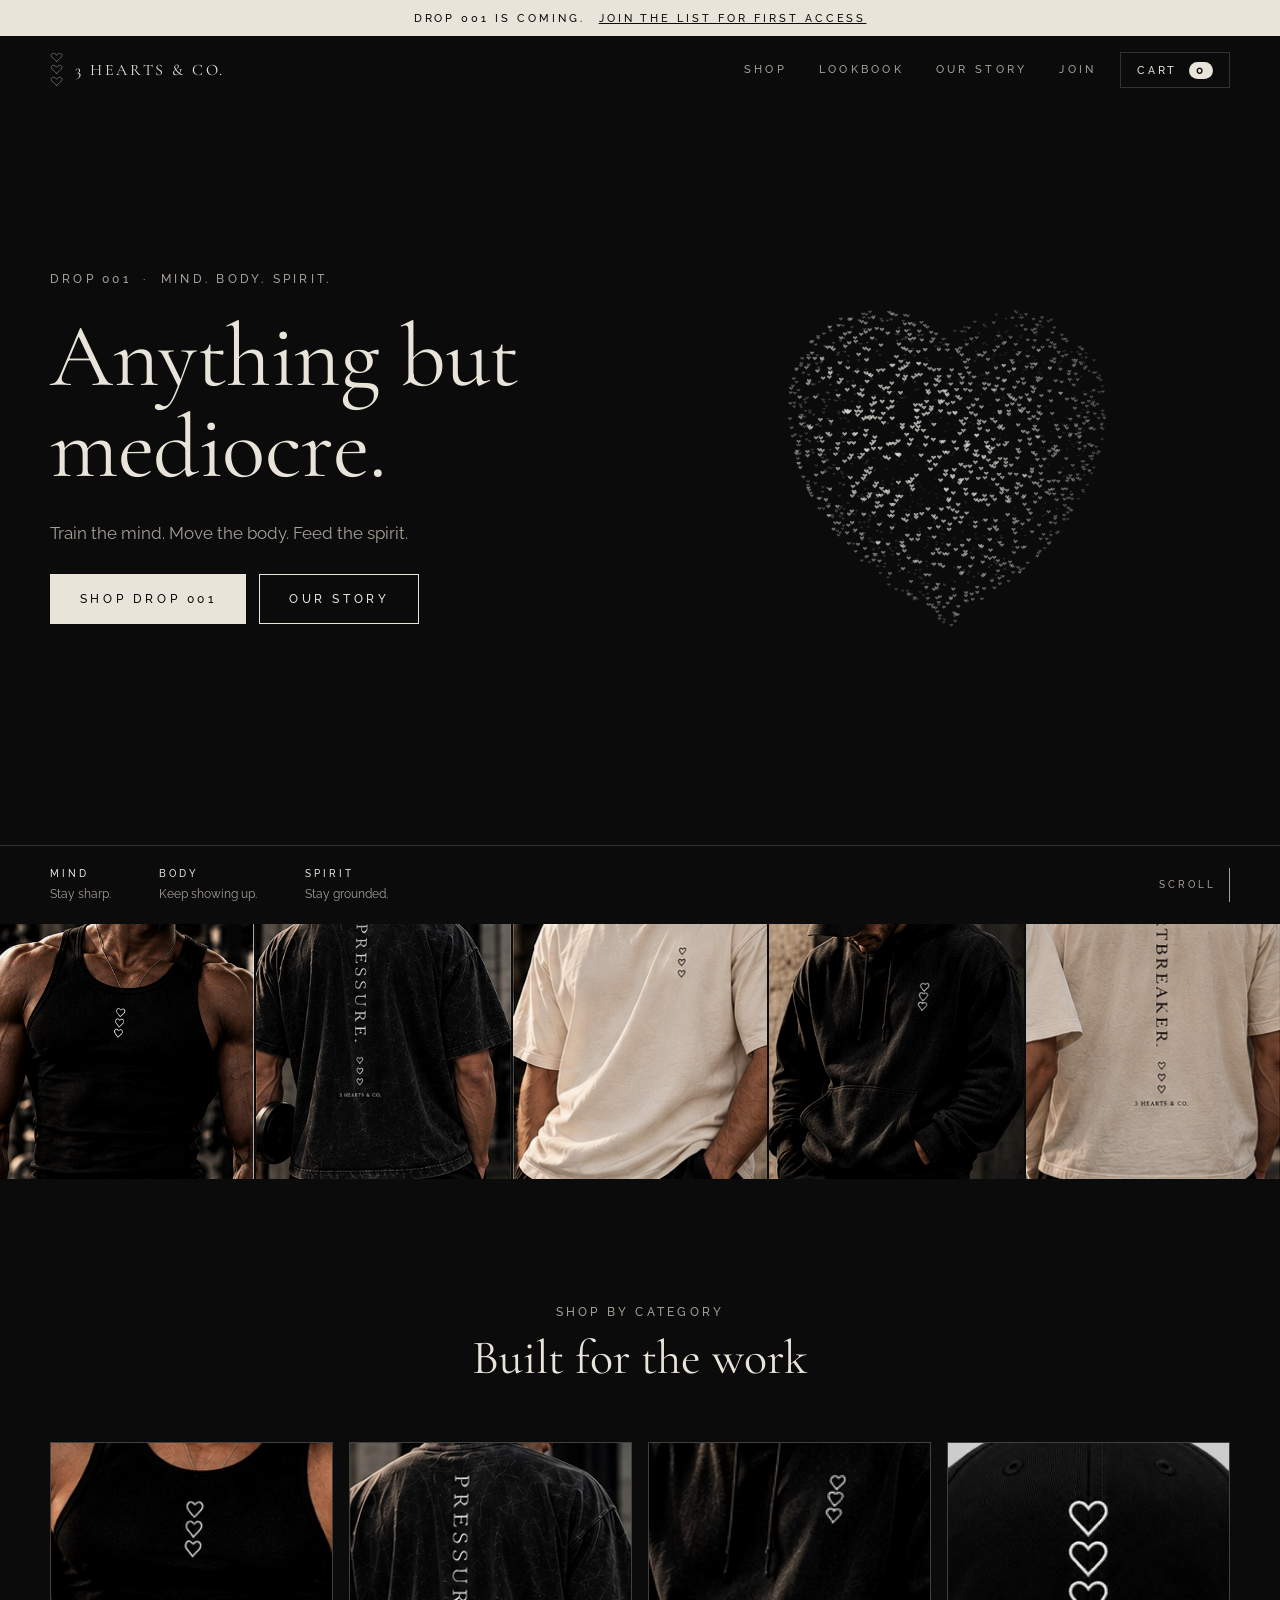
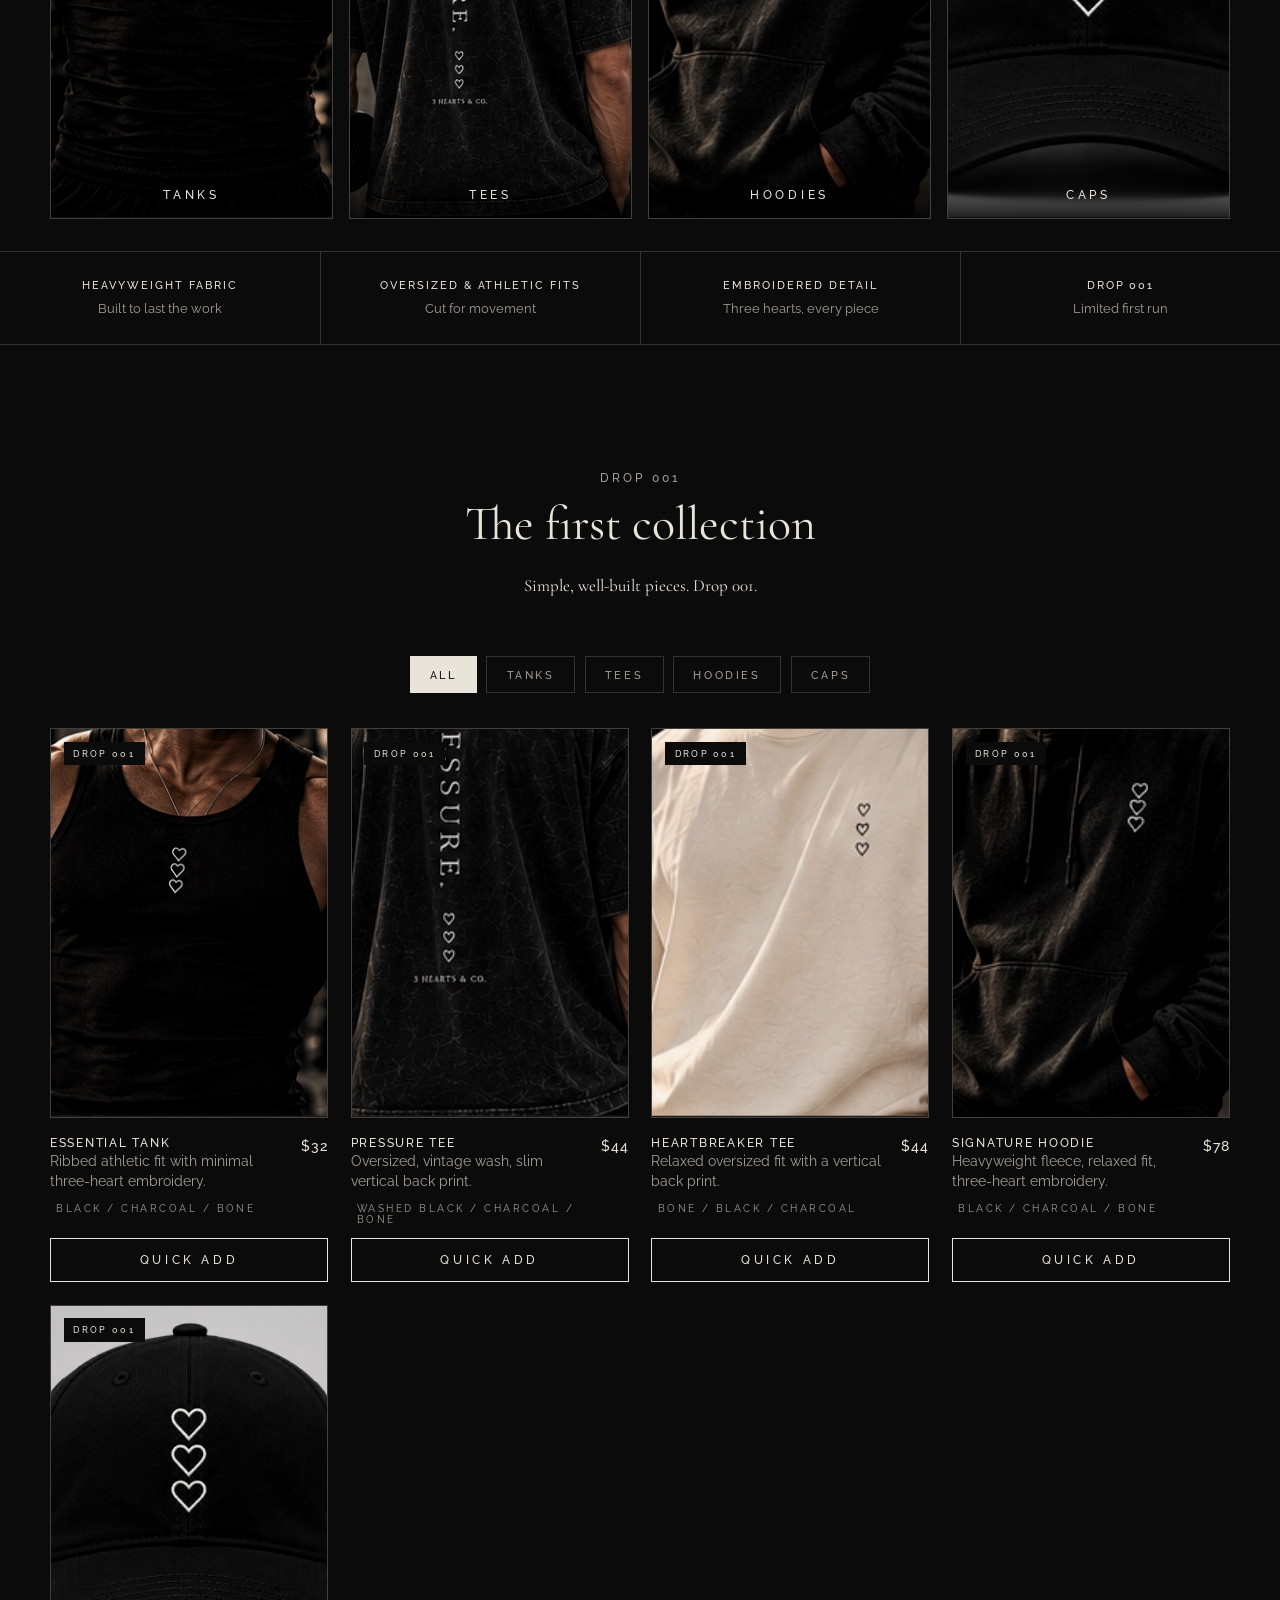
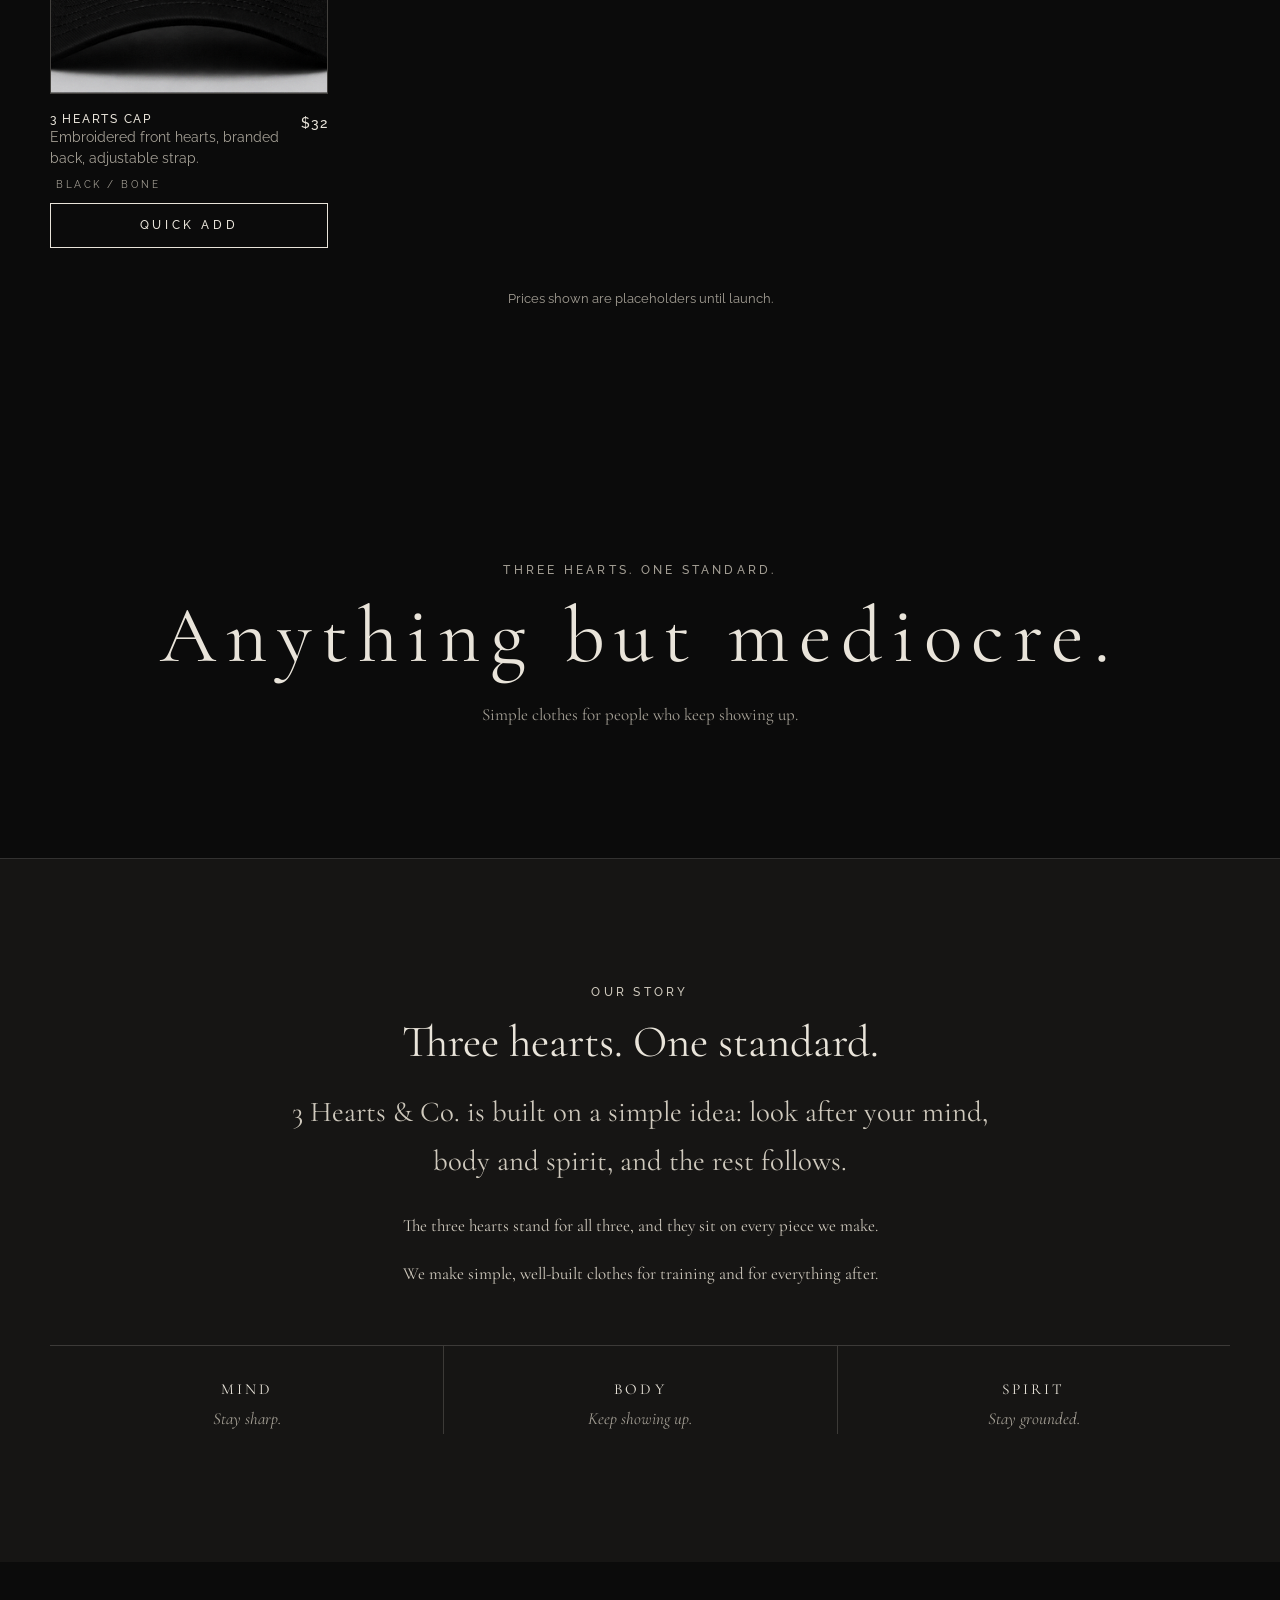
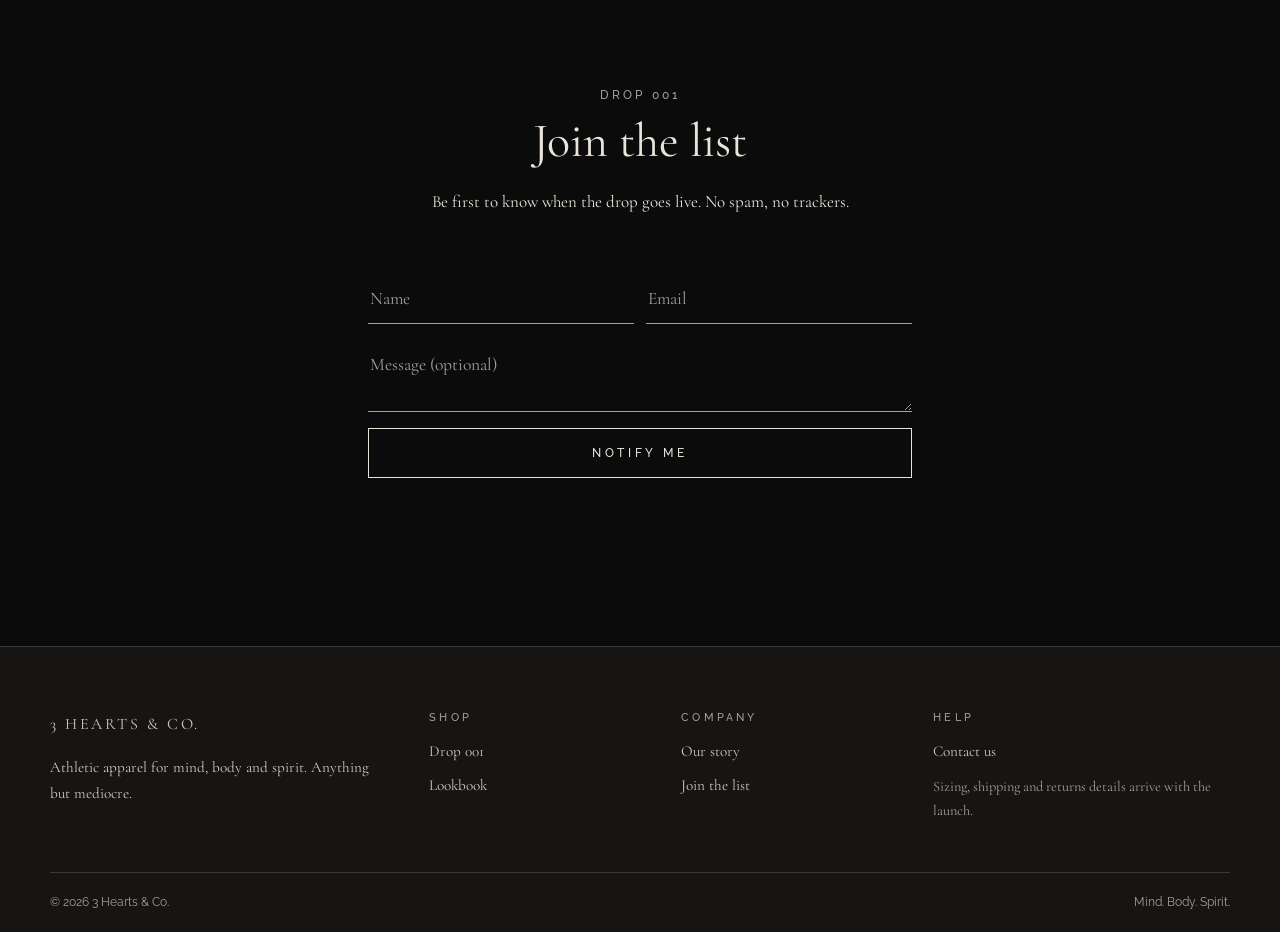
<file: index.html>
<!doctype html><html lang="en"><head><meta charset="utf-8"><meta name="viewport" content="width=device-width,initial-scale=1">
<title>3 Hearts &amp; Co. — Anything But Mediocre</title>
<meta name="description" content="3 Hearts &amp; Co. — athletic silhouettes, understated design and meaningful expression. Mind. Body. Spirit. Drop 001.">
<meta name="theme-color" content="#0b0b0b"><link rel="icon" href="favicon.svg" type="image/svg+xml">
<link rel="preload" href="fonts/cormorant-400.woff2" as="font" type="font/woff2" crossorigin><link rel="stylesheet" href="styles.css"><link rel="canonical" href="https://sareen23.github.io/3hearts-site/">
<meta property="og:type" content="website"><meta property="og:title" content="3 Hearts &amp; Co. — Anything But Mediocre"><meta property="og:description" content="Athletic silhouettes, understated design, meaningful expression. Mind. Body. Spirit. Drop 001."><meta name="twitter:card" content="summary">
<script type="application/ld+json">{"@context":"https://schema.org","@type":"Organization","name":"3 Hearts & Co.","slogan":"Anything But Mediocre.","description":"Athletic apparel: mind, body, spirit.","foundingDate":"2026"}</script>
</head><body>
<a class="skip" href="#main">Skip to content</a>
<div class="announce">Drop 001 is coming. <a href="#join">Join the list for first access</a></div><header><div class="wrap bar"><a class="logo" href="#top" aria-label="3 Hearts &amp; Co. home"><svg viewBox="0 0 14 34" width="14" height="34" aria-hidden="true" fill="none" stroke="#e9e4da" stroke-width="1.2"><path transform="translate(0,0) scale(.3)" d="M22 30C20 20 4 18 4 8 4-1 17-2 22 8 27-2 40-1 40 8c0 10-16 12-18 22z"/><path transform="translate(0,12) scale(.3)" d="M22 30C20 20 4 18 4 8 4-1 17-2 22 8 27-2 40-1 40 8c0 10-16 12-18 22z"/><path transform="translate(0,24) scale(.3)" d="M22 30C20 20 4 18 4 8 4-1 17-2 22 8 27-2 40-1 40 8c0 10-16 12-18 22z"/></svg>3 Hearts &amp; Co.</a>
<button class="cartbtn" aria-label="Open cart">Cart <b id="cc">0</b></button><button class="menu" aria-expanded="false" aria-controls="nav">Menu</button>
<nav id="nav"><a href="#drop">Shop</a><a href="#look">Lookbook</a><a href="#story">Our story</a><a href="#join">Join</a></nav></div></header>
<main id="main"><section class="hero" id="top"><div class="wrap hero-grid"><div class="hero-copy"><p class="eyebrow">Drop 001 &nbsp;·&nbsp; Mind. Body. Spirit.</p><h1>Anything but<br>mediocre.</h1><p class="sub">Train the mind. Move the body. Feed the spirit.</p><div class="cta"><a class="btn solid" href="#drop">Shop Drop 001</a><a class="btn" href="#story">Our story</a></div></div><div class="hero-art"><canvas id="fx" role="img" aria-label="A turning heart built from tiny hearts. Drag to spin it."></canvas></div></div><div class="hero-foot"><div class="wrap"><ul><li><b>Mind</b>Stay sharp.</li><li><b>Body</b>Keep showing up.</li><li><b>Spirit</b>Stay grounded.</li></ul><a class="scroll" href="#drop" aria-label="Scroll to shop">Scroll</a></div></div></section><div class="film" aria-label="Drop 001 lookbook"><img src="img/tank-black-model.jpg" alt="" loading="lazy"><img src="img/pressure-back.jpg" alt="" loading="lazy"><img src="img/heartbreaker-front.jpg" alt="" loading="lazy"><img src="img/hoodie.jpg" alt="" loading="lazy"><img src="img/heartbreaker-back.jpg" alt="" loading="lazy"></div>

<section class="cats" aria-label="Shop by category"><div class="wrap"><div class="head reveal"><p class="eyebrow">Shop by category</p><h2>Built for the work</h2></div><div class="tiles">
<a href="#drop" data-cat="Tanks" class="tile"><img src="img/tank-front.jpg" alt="" loading="lazy" style="object-position:50% 80%"><span>Tanks</span></a>
<a href="#drop" data-cat="Tees" class="tile"><img class="t2" src="img/pressure-back.jpg" alt="" loading="lazy"><span>Tees</span></a>
<a href="#drop" data-cat="Hoodies" class="tile"><img src="img/hoodie.jpg" alt="" loading="lazy" style="object-position:50% 85%"><span>Hoodies</span></a>
<a href="#drop" data-cat="Caps" class="tile"><img src="img/cap-black-front.jpg" alt="" loading="lazy" style="transform:scale(1.15)"><span>Caps</span></a></div></div></section>
<ul class="trust"><li><b>Heavyweight fabric</b>Built to last the work</li><li><b>Oversized &amp; athletic fits</b>Cut for movement</li><li><b>Embroidered detail</b>Three hearts, every piece</li><li><b>Drop 001</b>Limited first run</li></ul><section id="drop"><div class="wrap"><div class="head reveal"><p class="eyebrow">Drop 001</p><h2>The first collection</h2><p>Simple, well-built pieces. Drop 001.</p></div>
<div class="filters" role="group" aria-label="Filter products"></div><div class="grid" id="grid"></div><p class="note">Prices shown are placeholders until launch.</p></div></section>
<section class="statement" id="look"><div class="wrap reveal"><p class="eyebrow">Three hearts. One standard.</p><h2>Anything but mediocre.</h2><p style="color:var(--mute)">Simple clothes for people who keep showing up.</p></div></section>
<section class="story" id="story"><div class="wrap"><div class="reveal"><p class="eyebrow">Our story</p><h2>Three hearts. One standard.</h2>
<p class="lead">3 Hearts &amp; Co. is built on a simple idea: look after your mind, body and spirit, and the rest follows.</p>
<p>The three hearts stand for all three, and they sit on every piece we make.</p>
<p>We make simple, well-built clothes for training and for everything after.</p>
</div>
<div class="pillars reveal"><div><h3>Mind</h3><em>Stay sharp.</em></div><div><h3>Body</h3><em>Keep showing up.</em></div><div><h3>Spirit</h3><em>Stay grounded.</em></div></div></div></section>
<section id="join"><div class="wrap"><div class="head reveal"><p class="eyebrow">Drop 001</p><h2>Join the list</h2><p>Be first to know when the drop goes live. No spam, no trackers.</p></div>
<form id="signup" class="reveal"><input type="hidden" name="access_key" value="YOUR_WEB3FORMS_KEY"><input type="hidden" name="subject" value="3 Hearts &amp; Co. — new signup"><input class="hp" type="checkbox" name="botcheck" tabindex="-1" aria-hidden="true">
<div class="row"><input name="name" placeholder="Name" aria-label="Name" autocomplete="name"><input name="email" type="email" required placeholder="Email" aria-label="Email" autocomplete="email"></div>
<textarea name="message" rows="2" placeholder="Message (optional)" aria-label="Message"></textarea>
<button class="btn" style="justify-content:center">Notify me</button><p class="msg" role="status"></p></form></div></section></main>
<footer class="ft"><div class="wrap fg"><div><p class="logo" style="margin-bottom:1rem">3 Hearts &amp; Co.</p><p>Athletic apparel for mind, body and spirit. Anything but mediocre.</p></div><div><h4>Shop</h4><a href="#drop">Drop 001</a><a href="#look">Lookbook</a></div><div><h4>Company</h4><a href="#story">Our story</a><a href="#join">Join the list</a></div><div><h4>Help</h4><a href="#join">Contact us</a><p style="color:var(--mute);font-size:.9rem;margin-top:.6rem">Sizing, shipping and returns details arrive with the launch.</p></div></div><div class="wrap fb"><span>© 2026 3 Hearts &amp; Co.</span><span>Mind. Body. Spirit.</span></div></footer><div class="scrim" hidden></div><aside id="cart" class="drawer" aria-label="Cart" hidden><div class="dh"><h3>Your cart</h3><button class="x" aria-label="Close cart">×</button></div><div class="items"></div><form class="co" id="order"><input type="hidden" name="access_key" value="YOUR_WEB3FORMS_KEY"><input type="hidden" name="subject" value="3 Hearts &amp; Co. — new order request"><input type="hidden" name="order"><input name="name" required placeholder="Full name" aria-label="Full name"><input name="email" type="email" required placeholder="Email" aria-label="Email"><input name="phone" placeholder="Phone (optional)" aria-label="Phone"><div class="tot"><span>Subtotal</span><b id="sub">$0</b></div><button class="btn sm">Request order</button><p class="msg" role="status"></p><small>No payment is taken online. We confirm availability, shipping and payment with you by email.</small></form></aside><div id="modal" class="modal" hidden role="dialog" aria-modal="true" aria-label="Product"></div>
<noscript><style>.reveal{opacity:1;transform:none}</style></noscript><script src="hearts.js"></script><script src="products.js"></script><script src="script.js"></script></body></html>
</file>
<file: styles.css>
@font-face{font-family:Cormorant;src:url(fonts/cormorant-400.woff2) format("woff2");font-weight:400;font-display:swap}
@font-face{font-family:Cormorant;src:url(fonts/cormorant-500.woff2) format("woff2");font-weight:500;font-display:swap}
@font-face{font-family:Cormorant;src:url(fonts/cormorant-400i.woff2) format("woff2");font-weight:400;font-style:italic;font-display:swap}
@font-face{font-family:Raleway;src:url(fonts/raleway-400.woff2) format("woff2");font-weight:400;font-display:swap}
@font-face{font-family:Raleway;src:url(fonts/raleway-500.woff2) format("woff2");font-weight:500;font-display:swap}
:root{--ink:#0b0b0b;--coal:#161514;--bone:#e9e4da;--mute:#a49f95;--line:rgba(233,228,218,.18);--serif:Cormorant,Georgia,serif;--sans:Raleway,system-ui,sans-serif}
*{box-sizing:border-box;margin:0}
html{scroll-behavior:smooth}
body{background:var(--ink);color:var(--bone);font:400 1.0625rem/1.7 var(--serif);-webkit-font-smoothing:antialiased}
a{color:inherit}
.wrap{width:min(1180px,100% - 40px);margin-inline:auto}
.eyebrow{font:500 .72rem/1 var(--sans);letter-spacing:.38em;text-transform:uppercase;color:var(--mute)}
h1,h2,h3{font-weight:400;letter-spacing:.14em;text-transform:uppercase;line-height:1.15}
h2{font-size:clamp(1.6rem,4vw,2.5rem);margin:.8rem 0 1.2rem}
.btn{display:inline-flex;gap:.8rem;align-items:center;font:500 .75rem/1 var(--sans);letter-spacing:.3em;text-transform:uppercase;text-decoration:none;border:1px solid var(--bone);padding:1.15rem 1.8rem;background:none;color:var(--bone);cursor:pointer;transition:.25s}
.btn:hover,.btn:focus-visible{background:var(--bone);color:var(--ink)}
:focus-visible{outline:2px solid var(--bone);outline-offset:3px}
.skip{position:absolute;left:-999px}.skip:focus{left:10px;top:10px;background:var(--bone);color:var(--ink);padding:.5rem 1rem;z-index:99}
/* header */
header{position:fixed;inset:0 0 auto;z-index:10;transition:background .3s}
header.solid{background:rgba(11,11,11,.92);backdrop-filter:blur(8px);border-bottom:1px solid var(--line)}
.bar{display:flex;justify-content:space-between;align-items:center;height:68px}
.logo{text-decoration:none;font-size:1.15rem;letter-spacing:.22em;text-transform:uppercase;display:flex;gap:.7rem;align-items:center}
.logo svg{width:14px;height:34px}
nav{display:flex;gap:2rem}
nav a{font:500 .68rem/1 var(--sans);letter-spacing:.3em;text-transform:uppercase;text-decoration:none;color:var(--mute)}
nav a:hover{color:var(--bone)}
.menu{display:none;background:none;border:0;color:var(--bone);font:500 .68rem var(--sans);letter-spacing:.3em;text-transform:uppercase;padding:1rem 0}
@media(max-width:760px){.menu{display:block}nav{display:none;position:absolute;top:68px;left:0;right:0;background:var(--ink);flex-direction:column;padding:1.5rem 20px 2rem;gap:1.4rem;border-bottom:1px solid var(--line)}nav.open{display:flex}}
/* hero */
.hero{min-height:100svh;display:grid;place-items:center;text-align:center;position:relative;overflow:hidden;padding:110px 0 70px;background:radial-gradient(ellipse at 50% 35%,#242220 0,var(--ink) 70%)}
.hero::before{content:"";position:absolute;inset:0;background:url("data:image/svg+xml,%3Csvg xmlns='http://www.w3.org/2000/svg' width='200' height='200'%3E%3Cfilter id='n'%3E%3CfeTurbulence baseFrequency='.9' numOctaves='2'/%3E%3C/filter%3E%3Crect width='200' height='200' filter='url(%23n)' opacity='.5'/%3E%3C/svg%3E");opacity:.06;mix-blend-mode:overlay;pointer-events:none}
.hearts{width:44px;margin:0 auto 1.6rem;display:block}
.hearts path{fill:none;stroke:var(--bone);stroke-width:1.6;stroke-dasharray:140;stroke-dashoffset:140;animation:draw 1.6s ease forwards}
.hearts path:nth-child(2){animation-delay:.35s}.hearts path:nth-child(3){animation-delay:.7s}
@keyframes draw{to{stroke-dashoffset:0}}
.hero h1{font-size:clamp(2.2rem,8vw,5.6rem);letter-spacing:.2em;margin-bottom:1rem;font-weight:400}
.hero .tag{margin-bottom:2.4rem}
.hero .sub{max-width:34rem;margin:0 auto 2.6rem;color:#cfc9bd;font-style:italic;font-size:1.25rem}
/* marquee */
.strip{border-block:1px solid var(--line);padding:1.1rem 0;overflow:hidden;white-space:nowrap}
.strip div{display:inline-block;animation:slide 28s linear infinite;font:500 .72rem var(--sans);letter-spacing:.4em;text-transform:uppercase;color:var(--mute)}
.strip span{margin-inline:2rem}
@keyframes slide{to{transform:translateX(-50%)}}
section{padding:clamp(4.5rem,10vw,8rem) 0}
.head{text-align:center;max-width:40rem;margin:0 auto 3.5rem}
/* products */
.grid{display:grid;grid-template-columns:repeat(auto-fill,minmax(250px,1fr));gap:1.4rem}
.card{background:var(--coal);border:1px solid var(--line);padding:1.2rem;transition:.3s}
.card:hover{border-color:var(--bone);transform:translateY(-4px)}
.card .art{aspect-ratio:4/5;display:grid;place-items:center;background:#1d1c1a;margin-bottom:1.1rem}
.card .art svg{width:72%;height:auto}
.card h3{font-size:1rem;letter-spacing:.2em}
.card p{color:var(--mute);font-size:.98rem}
.sw{display:flex;gap:.45rem;margin-top:.7rem;align-items:center}
.sw i{width:14px;height:14px;border-radius:50%;border:1px solid var(--mute)}
.sw small{font:400 .62rem var(--sans);letter-spacing:.25em;text-transform:uppercase;color:var(--mute);margin-left:.4rem}
.note{text-align:center;color:var(--mute);font-style:italic;margin-top:2.5rem}
/* story */
.story{background:var(--coal);text-align:center}
.story .lead{font-size:clamp(1.3rem,3vw,1.8rem);max-width:44rem;margin:0 auto 1.6rem}
.story p{max-width:38rem;margin:0 auto 1.2rem;color:#cfc9bd}
.pillars{display:grid;grid-template-columns:repeat(3,1fr);margin-top:3.5rem;border-top:1px solid var(--line)}
.pillars div{padding:2.2rem 1rem 0}
.pillars div+div{border-left:1px solid var(--line)}
.pillars h3{font-size:1.1rem;margin-bottom:.4rem}
.pillars em{color:var(--mute)}
@media(max-width:640px){.pillars{grid-template-columns:1fr}.pillars div+div{border-left:0;border-top:1px solid var(--line);margin-top:2rem}}
.credo{display:grid;gap:.4rem;margin-top:2.5rem;color:#cfc9bd}
/* statement */
.statement{text-align:center;border-bottom:1px solid var(--line)}
.statement h2{font-size:clamp(2rem,7vw,4.5rem);letter-spacing:.12em}
/* signup */
form{max-width:34rem;margin:0 auto;display:grid;gap:1rem}
.row{display:flex;gap:.8rem}
@media(max-width:560px){.row{flex-direction:column}}
input,textarea{width:100%;background:transparent;border:0;border-bottom:1px solid var(--mute);color:var(--bone);font:400 1.1rem var(--serif);padding:.9rem .1rem;border-radius:0}
input::placeholder,textarea::placeholder{color:var(--mute)}
input:focus,textarea:focus{outline:0;border-color:var(--bone)}
.hp{position:absolute;left:-999px}
.msg{min-height:1.5rem;text-align:center;color:var(--mute);font-style:italic}
footer{border-top:1px solid var(--line);padding:2.5rem 0;text-align:center;color:var(--mute);font-size:.95rem}
footer .eyebrow{display:block;margin-bottom:.8rem}
.reveal{opacity:0;transform:translateY(24px);transition:opacity .9s,transform .9s}
.reveal.in{opacity:1;transform:none}
@media(prefers-reduced-motion:reduce){*{animation:none!important;transition:none!important}.reveal{opacity:1;transform:none}.hearts path{stroke-dashoffset:0}}
#fx{position:absolute;inset:0;width:100%;height:100%}
.hero-in{position:relative}
.card .art{position:relative;overflow:hidden}
.card .art::after{content:"";position:absolute;inset:0;background:linear-gradient(115deg,transparent 40%,rgba(233,228,218,.07) 50%,transparent 60%);transform:translateX(-100%);transition:transform .9s}
.card:hover .art::after{transform:translateX(100%)}
.progress{position:fixed;top:0;left:0;height:2px;background:var(--bone);width:0;z-index:20}
::selection{background:var(--bone);color:var(--ink)}
.e404{min-height:100svh;display:grid;place-items:center;text-align:center}
.announce{background:var(--bone);color:var(--ink);text-align:center;font:500 .66rem/1 var(--sans);letter-spacing:.28em;text-transform:uppercase;padding:.8rem 12px;position:relative;z-index:11}
.announce a{margin-left:.5rem}
header{top:auto;position:sticky}
.hero{padding-top:70px}
.film{display:grid;grid-template-columns:repeat(5,1fr);gap:2px;background:var(--ink)}
.film img{width:100%;aspect-ratio:3/4.4;object-fit:cover;filter:grayscale(.15) contrast(1.05);transition:.5s}
.film img:hover{filter:none}
@media(max-width:700px){.film{grid-template-columns:repeat(5,42vw);overflow-x:auto;scroll-snap-type:x mandatory}.film img{scroll-snap-align:start}}
.card{padding:0;background:transparent;border:0}
.card:hover{transform:none;border:0}
.card .art{aspect-ratio:3/4.2;margin:0;background:#1d1c1a}
.card .art img{position:absolute;inset:0;width:100%;height:100%;object-fit:cover;transition:opacity .5s,transform .8s}
.card .art img.alt{opacity:0}
.card:hover .art img.alt{opacity:1}
.card:hover .art img:first-child{transform:scale(1.03)}
.card .art svg{width:70%}
.badge{position:absolute;top:.8rem;left:.8rem;z-index:2;font:500 .58rem/1 var(--sans);letter-spacing:.25em;text-transform:uppercase;background:var(--ink);padding:.45rem .6rem}
.meta{display:flex;justify-content:space-between;gap:1rem;padding:1rem 0 1rem}
.price{font:500 .7rem var(--sans);letter-spacing:.2em;text-transform:uppercase;color:var(--mute);white-space:nowrap;padding-top:.3rem}
.btn.sm{width:100%;justify-content:center;padding:.95rem}
.card{display:flex;flex-direction:column}.card .btn.sm{margin-top:auto}
.grid{grid-template-columns:repeat(auto-fill,minmax(230px,1fr))}
.filters{display:flex;gap:.6rem;justify-content:center;flex-wrap:wrap;margin-bottom:2.2rem}
.chip{font:500 .66rem var(--sans);letter-spacing:.25em;text-transform:uppercase;background:none;color:var(--mute);border:1px solid var(--line);padding:.7rem 1.2rem;cursor:pointer}
.chip[aria-pressed=true]{color:var(--ink);background:var(--bone);border-color:var(--bone)}
.price{color:var(--bone);font:500 .85rem var(--sans);letter-spacing:.08em}
.card .art{cursor:pointer}
.cartbtn{margin-left:auto;margin-right:1rem;background:none;border:1px solid var(--line);color:var(--bone);font:500 .66rem var(--sans);letter-spacing:.25em;text-transform:uppercase;padding:.7rem 1rem;cursor:pointer}
.cartbtn b{margin-left:.4rem;background:var(--bone);color:var(--ink);padding:.15rem .45rem;border-radius:9px}
.bar{gap:0}
.scrim{position:fixed;inset:0;background:rgba(0,0,0,.65);z-index:40}
.drawer{position:fixed;top:0;right:0;bottom:0;width:min(420px,100%);background:var(--coal);z-index:41;display:flex;flex-direction:column;border-left:1px solid var(--line);padding:1.2rem}
.drawer[hidden],.scrim[hidden],.modal[hidden]{display:none}
.dh{display:flex;justify-content:space-between;align-items:center;margin-bottom:1rem}
.x{background:none;border:0;color:var(--bone);font-size:2rem;cursor:pointer;line-height:1}
.items{flex:1;overflow:auto}
.it{display:grid;grid-template-columns:64px 1fr auto;gap:.9rem;padding:.9rem 0;border-bottom:1px solid var(--line);align-items:center}
.it img,.it .ph{width:64px;height:84px;object-fit:cover;background:#1d1c1a}
.it small{color:var(--mute);display:block}
.it button{background:none;border:0;color:var(--mute);cursor:pointer;text-decoration:underline;font:inherit}
.co{display:grid;gap:.4rem;padding-top:1rem}
.co input{padding:.6rem 0;font-size:1rem}
.co small{color:var(--mute);font-size:.85rem}
.tot{display:flex;justify-content:space-between;padding:.8rem 0;font-family:var(--sans);font-size:.8rem;letter-spacing:.15em;text-transform:uppercase}
.modal{position:fixed;inset:0;z-index:42;display:grid;place-items:center;background:rgba(0,0,0,.8);padding:16px;overflow:auto}
.pm{background:var(--coal);border:1px solid var(--line);display:grid;grid-template-columns:1fr 1fr;max-width:860px;width:100%;position:relative}
.pm .pimg{background:#1d1c1a;display:grid;place-items:center;min-height:320px}.pm .pimg img{width:100%;height:100%;object-fit:cover}.pm .pimg svg{width:70%}
.pm .pinfo{padding:2rem;display:flex;flex-direction:column;gap:1rem}
.pm .x{position:absolute;top:.6rem;right:.9rem;z-index:2}
.opt{display:flex;gap:.5rem;flex-wrap:wrap}
.opt button{font:500 .68rem var(--sans);letter-spacing:.15em;background:none;color:var(--bone);border:1px solid var(--line);padding:.7rem .9rem;cursor:pointer;min-width:44px}
.opt button[aria-pressed=true]{background:var(--bone);color:var(--ink)}
.lbl{font:500 .62rem var(--sans);letter-spacing:.3em;text-transform:uppercase;color:var(--mute)}
@media(max-width:700px){.pm{grid-template-columns:1fr}.pm .pimg{min-height:0;aspect-ratio:3/3.6}}
/* less "AI" look: face-free crops, grain, muted grade */
.art img.ph1,.pimg img.ph1{transform:scale(var(--z));transform-origin:var(--o)}
.card:hover .art img.ph1{transform:scale(calc(var(--z) + .04))}
.art img,.film img,.pimg img{filter:saturate(.8) contrast(1.06) brightness(.97)}
.art::before,.film::after,.pimg::before{content:"";position:absolute;inset:0;z-index:1;pointer-events:none;opacity:.14;mix-blend-mode:overlay;background:url("data:image/svg+xml,%3Csvg xmlns='http://www.w3.org/2000/svg' width='240' height='240'%3E%3Cfilter id='n'%3E%3CfeTurbulence baseFrequency='.8' numOctaves='3' stitchTiles='stitch'/%3E%3C/filter%3E%3Crect width='240' height='240' filter='url(%23n)'/%3E%3C/svg%3E")}
.pimg{position:relative;overflow:hidden}
.film{position:relative}
/* pro shop pass */
.hero{min-height:78svh}
.hero h1{font-size:clamp(2rem,6.5vw,4.4rem)}
.card h3{font:500 .78rem/1.4 var(--sans);letter-spacing:.14em}
.card p{font:400 .85rem/1.5 var(--sans);color:var(--mute)}
.card .meta{padding:1rem 0 .8rem}
.price{font:500 .85rem var(--sans)}
.card .art{border:1px solid var(--line)}
.tiles{display:grid;grid-template-columns:repeat(4,1fr);gap:1rem}
.tile{position:relative;aspect-ratio:3/4;overflow:hidden;display:block;background:#1d1c1a;border:1px solid var(--line)}
.tile img{width:100%;height:100%;object-fit:cover;transform:scale(1.4);filter:saturate(.8) contrast(1.05);transition:transform .8s}
.tile:hover img{transform:scale(1.48)}
.tile span:last-child,.tile>span:only-child{position:absolute;left:0;right:0;bottom:0;padding:2.5rem 1rem 1rem;background:linear-gradient(transparent,rgba(0,0,0,.85));font:500 .78rem var(--sans);letter-spacing:.3em;text-transform:uppercase;text-align:center}
.tile .capart{position:absolute;inset:0;display:grid;place-items:center}.tile .capart svg{width:65%}
@media(max-width:760px){.tiles{grid-template-columns:repeat(2,1fr)}}
.cats{padding-bottom:2rem}
.trust{list-style:none;padding:0;margin:0;display:grid;grid-template-columns:repeat(4,1fr);border-block:1px solid var(--line);text-align:center}
.trust li{padding:1.6rem 1rem;font:400 .8rem/1.5 var(--sans);color:var(--mute)}
.trust li+li{border-left:1px solid var(--line)}
.trust b{display:block;color:var(--bone);font-weight:500;letter-spacing:.18em;text-transform:uppercase;font-size:.68rem;margin-bottom:.3rem}
@media(max-width:760px){.trust{grid-template-columns:1fr 1fr}.trust li:nth-child(3){border-left:0}.trust li:nth-child(n+3){border-top:1px solid var(--line)}}
.ft{background:var(--coal);text-align:left;padding:4rem 0 0;color:#cfc9bd}
.fg{display:grid;grid-template-columns:1.6fr 1fr 1fr 1.4fr;gap:2.5rem;padding-bottom:3rem}
.ft h4{font:500 .66rem var(--sans);letter-spacing:.3em;text-transform:uppercase;color:var(--mute);margin-bottom:1rem}
.ft a{display:block;text-decoration:none;margin-bottom:.5rem}.ft a:hover{text-decoration:underline}
.fb{display:flex;justify-content:space-between;gap:1rem;flex-wrap:wrap;border-top:1px solid var(--line);padding-block:1.4rem;font:400 .75rem var(--sans);color:var(--mute)}
@media(max-width:760px){.fg{grid-template-columns:1fr 1fr}.fg>div:first-child{grid-column:1/-1}}
/* mature editorial pass */
.hero{display:block;min-height:0;text-align:left;padding:60px 0 0;background:var(--ink)}
.hero::before{display:none}
.hero-grid{display:grid;grid-template-columns:1.05fr 1fr;gap:3rem;align-items:stretch;min-height:min(78svh,720px)}
.hero-copy{display:flex;flex-direction:column;justify-content:center;gap:1.6rem;padding-block:2rem}
.hero h1{font-size:clamp(2.8rem,7vw,5.6rem);letter-spacing:-.005em;text-transform:none;line-height:1.02;font-weight:400;margin:0}
.hero .sub{font-style:normal;font:400 1.05rem/1.7 var(--sans);color:var(--mute);max-width:30rem;margin:0}
.cta{display:flex;gap:.8rem;flex-wrap:wrap}
.btn.solid{background:var(--bone);color:var(--ink)}.btn.solid:hover{background:transparent;color:var(--bone)}
.hero-img{display:grid;grid-template-columns:1fr 1fr;gap:2px}
.hero-img img{width:100%;height:100%;object-fit:cover;filter:saturate(.8) contrast(1.06)}
@media(max-width:800px){.hero-grid{grid-template-columns:1fr;gap:1.5rem;min-height:0}.hero-img{aspect-ratio:4/3}}
h2{text-transform:none;letter-spacing:0;font-size:clamp(1.9rem,4.5vw,3rem);font-weight:400}
.statement h2{font-size:clamp(2.4rem,7vw,5rem)}
.eyebrow{letter-spacing:.28em}
.story h2{font-size:clamp(1.9rem,4vw,2.8rem)}
.story .lead{font-style:normal}
.note,.msg{font-style:normal;font-family:var(--sans);font-size:.8rem}
.logo{letter-spacing:.16em;font-size:1rem}
.pillars h3{letter-spacing:.2em;font-size:.95rem}
nav{margin-left:auto}.cartbtn{order:3;margin:0 0 0 1.5rem}.menu{order:4;margin-left:.5rem}
@media(max-width:760px){.cartbtn{margin-left:auto}nav{margin-left:0}}
.hero{position:relative;overflow:hidden}
#fx{position:absolute;inset:0;width:100%;height:100%;z-index:0}
.hero-grid{position:relative;z-index:1}
.hero-art{position:relative;min-height:420px;touch-action:pan-y}
#fx{position:absolute;inset:0;width:100%;height:100%;cursor:crosshair}
@media(max-width:800px){.hero-art{min-height:340px}}
.capimg{object-fit:contain!important;padding:20%;background:#d9d5cc;transform:none!important;filter:none!important}
.tile .capimg{transform:none!important}

#fx{cursor:grab!important;touch-action:pan-y}
/* hero composition: globe bleeds off the right, copy on the left */
.hero{min-height:min(92svh,820px);padding:0;display:flex;flex-direction:column}
.hero-grid{display:block;flex:1;min-height:0;position:relative;z-index:2}
.hero-copy{position:relative;z-index:3;max-width:560px;min-height:calc(min(92svh,820px) - 130px);justify-content:center;padding-block:3rem}
.hero-art{position:absolute;top:0;bottom:0;right:-10%;width:68%;min-height:0;z-index:1}
.hero-foot{position:relative;z-index:3;border-top:1px solid var(--line);background:linear-gradient(transparent,rgba(11,11,11,.8))}
.hero-foot .wrap{display:flex;justify-content:space-between;align-items:center;gap:2rem}
.hero-foot ul{list-style:none;padding:0;display:grid;grid-template-columns:repeat(3,auto);gap:3rem;margin:0}
.hero-foot li{padding:1.3rem 0;font:400 .78rem/1.5 var(--sans);color:var(--mute)}
.hero-foot b{display:block;color:var(--bone);font-weight:500;font-size:.62rem;letter-spacing:.3em;text-transform:uppercase;margin-bottom:.2rem}
.scroll{font:500 .62rem var(--sans);letter-spacing:.3em;text-transform:uppercase;text-decoration:none;color:var(--mute);display:flex;align-items:center;gap:.8rem}
.scroll::after{content:"";width:1px;height:34px;background:var(--mute);animation:sc 2s ease-in-out infinite;transform-origin:top}
@keyframes sc{0%{transform:scaleY(0)}50%{transform:scaleY(1)}100%{transform:scaleY(1);opacity:0}}
@media(max-width:900px){
 .hero{min-height:0}
 .hero-grid{display:flex;flex-direction:column}
 .hero-art{position:relative;right:auto;width:100%;height:340px;order:-1}
 .hero-copy{min-height:0;padding-block:1.5rem 2.5rem;max-width:none}
 .hero-foot ul{grid-template-columns:1fr;gap:0;width:100%}.hero-foot li{padding:.7rem 0;border-bottom:1px solid var(--line)}.hero-foot .scroll{display:none}
}
.hero{align-items:stretch;justify-items:stretch}
.hero-foot{width:100%}
/* no faces: crop to torso/garment */
.film img{aspect-ratio:1/1;object-fit:cover;object-position:50% 96%}
.tile img{object-position:50% 100%!important;transform:scale(1.55);transform-origin:50% 100%}
.tile:hover img{transform:scale(1.62)}
.tile .capimg{transform:none!important}
.card:hover .art img.ph1{transform:scale(calc(var(--z) + .05))}
@media(max-width:700px){.film img{aspect-ratio:1/1}}
.tile img.t2{transform:scale(1.2)}.tile:hover img.t2{transform:scale(1.27)}
</file>
